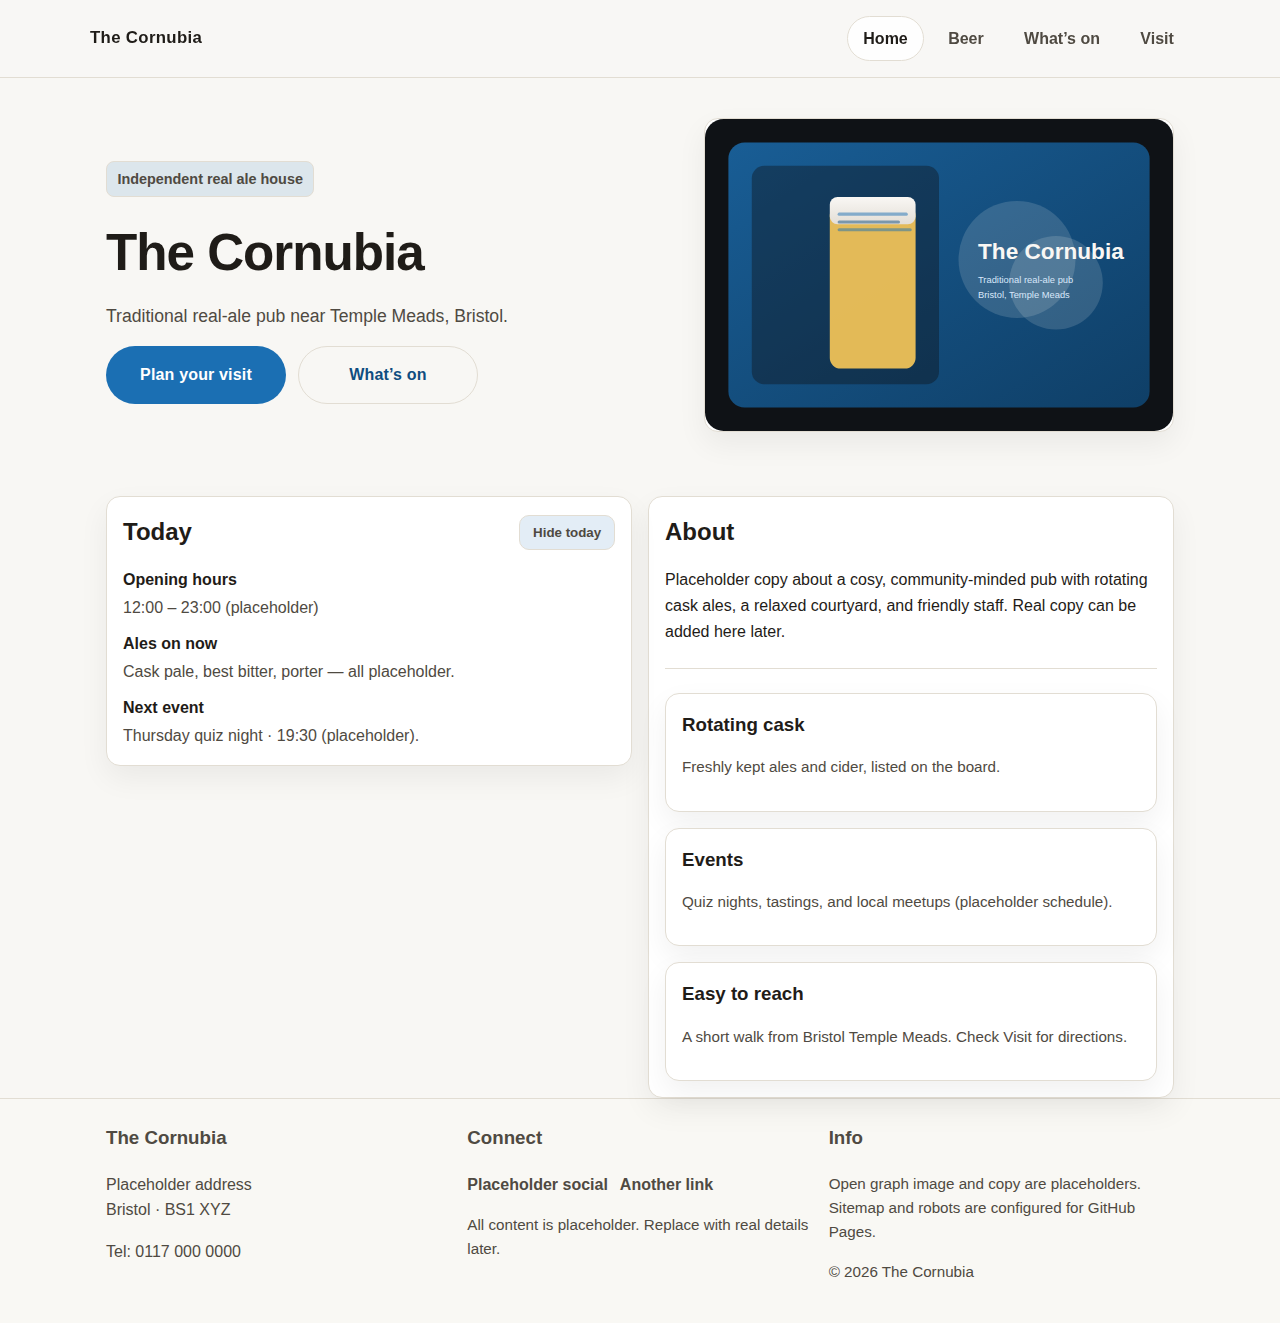
<file: index.html>
<!doctype html>
<html lang="en">
<head>
  <meta charset="UTF-8">
  <meta name="viewport" content="width=device-width, initial-scale=1.0">
  <title>The Cornubia | Home</title>
  <meta name="description" content="Placeholder site for The Cornubia pub in Bristol: opening info, cask ale highlights, and how to visit."/>
  <link rel="icon" href="assets/icons/favicon.svg" type="image/svg+xml">
  <link rel="stylesheet" href="assets/css/styles.css">
  <meta property="og:title" content="The Cornubia"/>
  <meta property="og:description" content="Traditional real-ale pub near Temple Meads, Bristol."/>
  <meta property="og:type" content="website"/>
  <meta property="og:url" content="https://example.com/"/>
  <meta property="og:image" content="https://example.com/assets/img/hero.svg"/>
  <link rel="canonical" href="https://example.com/"/>
</head>
<body data-page="home">
  <a class="skip-link" href="#main">Skip to content</a>
  <header class="site-header">
    <div class="wrapper navbar">
      <a class="brand" href="index.html">The Cornubia</a>
      <nav class="nav" aria-label="Primary">
        <a data-page="home" href="index.html">Home</a>
        <a data-page="beer" href="beer.html">Beer</a>
        <a data-page="events" href="whats-on.html">What’s on</a>
        <a data-page="visit" href="visit.html">Visit</a>
      </nav>
    </div>
  </header>

  <main id="main" class="wrapper">
    <section class="hero">
      <div>
        <p class="badge">Independent real ale house</p>
        <h1>The Cornubia</h1>
        <p class="lead">Traditional real-ale pub near Temple Meads, Bristol.</p>
        <div class="hero-actions">
          <a class="button" href="visit.html">Plan your visit</a>
          <a class="button secondary" href="whats-on.html">What’s on</a>
        </div>
      </div>
      <img class="hero-img" src="assets/img/hero.svg" alt="Illustration of a pint glass" loading="lazy">
    </section>

    <section class="today section">
      <div class="today-panel">
        <div class="today-header">
          <h2>Today</h2>
          <button class="toggle-today" type="button" data-toggle-today aria-expanded="false">Show today</button>
        </div>
        <ul class="today-list" data-today-panel>
          <li><strong>Opening hours</strong><span>12:00 – 23:00 (placeholder)</span></li>
          <li><strong>Ales on now</strong><span>Cask pale, best bitter, porter — all placeholder.</span></li>
          <li><strong>Next event</strong><span>Thursday quiz night · 19:30 (placeholder).</span></li>
        </ul>
      </div>
      <div class="list-box">
        <h2>About</h2>
        <p>Placeholder copy about a cosy, community-minded pub with rotating cask ales, a relaxed courtyard, and friendly staff. Real copy can be added here later.</p>
        <hr>
        <div class="card-grid">
          <div class="card">
            <h3>Rotating cask</h3>
            <p class="meta-text">Freshly kept ales and cider, listed on the board.</p>
          </div>
          <div class="card">
            <h3>Events</h3>
            <p class="meta-text">Quiz nights, tastings, and local meetups (placeholder schedule).</p>
          </div>
          <div class="card">
            <h3>Easy to reach</h3>
            <p class="meta-text">A short walk from Bristol Temple Meads. Check Visit for directions.</p>
          </div>
        </div>
      </div>
    </section>
  </main>

  <footer class="footer">
    <div class="wrapper footer-content">
      <div>
        <h3>The Cornubia</h3>
        <p>Placeholder address<br>Bristol · BS1 XYZ</p>
        <p>Tel: 0117 000 0000</p>
      </div>
      <div>
        <h3>Connect</h3>
        <div class="social-links">
          <a href="#">Placeholder social</a>
          <a href="#">Another link</a>
        </div>
        <p class="meta-text">All content is placeholder. Replace with real details later.</p>
      </div>
      <div>
        <h3>Info</h3>
        <p class="meta-text">Open graph image and copy are placeholders. Sitemap and robots are configured for GitHub Pages.</p>
        <p class="meta-text">© <span data-year></span> The Cornubia</p>
      </div>
    </div>
  </footer>
  <script src="assets/js/main.js" defer></script>
</body>
</html>
</file>
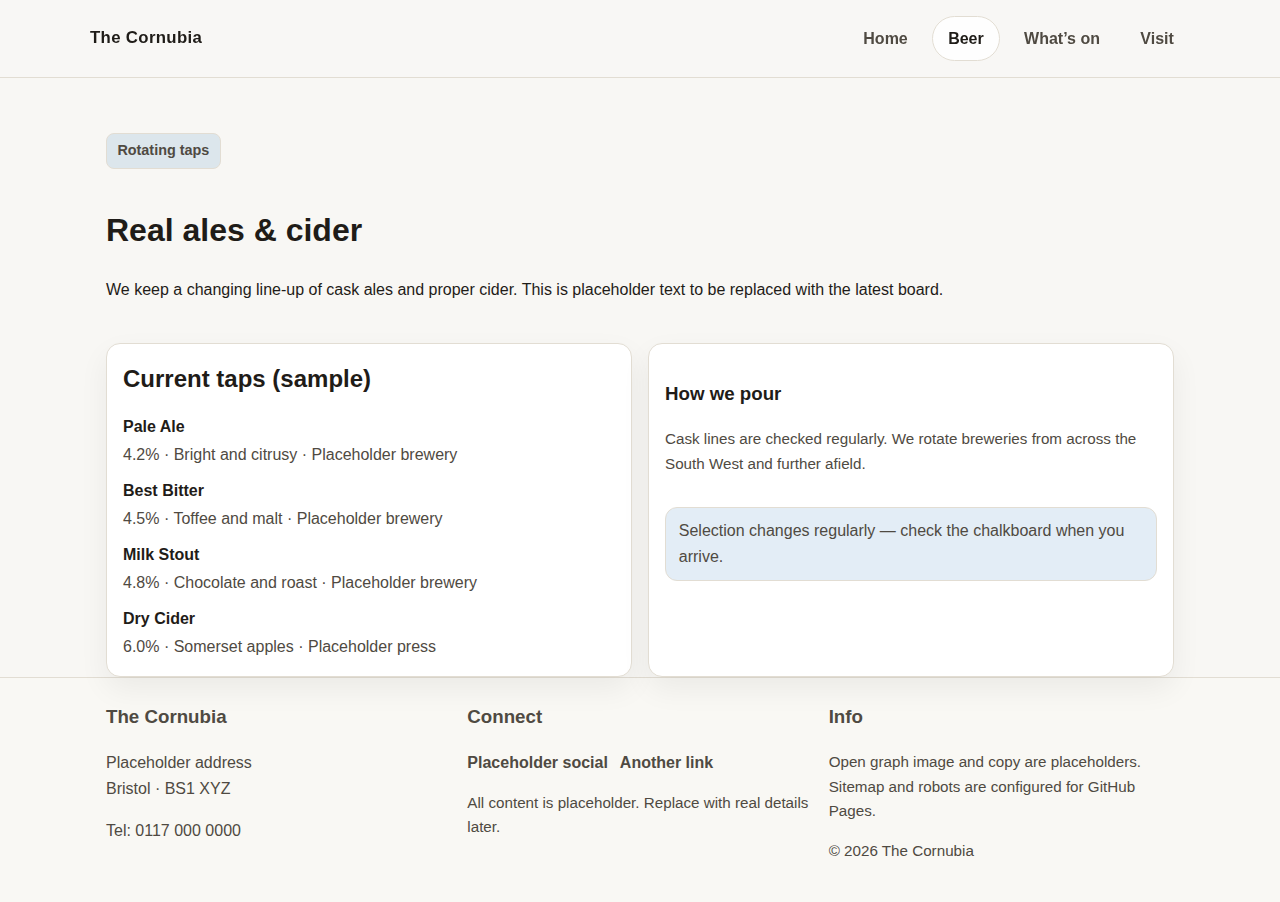
<file: beer.html>
<!doctype html>
<html lang="en">
<head>
  <meta charset="UTF-8">
  <meta name="viewport" content="width=device-width, initial-scale=1.0">
  <title>The Cornubia | Beer</title>
  <meta name="description" content="Placeholder overview of rotating real ales and cider at The Cornubia, Bristol."/>
  <link rel="icon" href="assets/icons/favicon.svg" type="image/svg+xml">
  <link rel="stylesheet" href="assets/css/styles.css">
  <meta property="og:title" content="Beer at The Cornubia"/>
  <meta property="og:description" content="Rotating real ales and cider near Bristol Temple Meads."/>
  <meta property="og:type" content="website"/>
  <meta property="og:url" content="https://example.com/beer.html"/>
  <meta property="og:image" content="https://example.com/assets/img/hero.svg"/>
  <link rel="canonical" href="https://example.com/beer.html"/>
</head>
<body data-page="beer">
  <a class="skip-link" href="#main">Skip to content</a>
  <header class="site-header">
    <div class="wrapper navbar">
      <a class="brand" href="index.html">The Cornubia</a>
      <nav class="nav" aria-label="Primary">
        <a data-page="home" href="index.html">Home</a>
        <a data-page="beer" href="beer.html">Beer</a>
        <a data-page="events" href="whats-on.html">What’s on</a>
        <a data-page="visit" href="visit.html">Visit</a>
      </nav>
    </div>
  </header>

  <main id="main" class="wrapper">
    <section class="section">
      <p class="badge">Rotating taps</p>
      <h1>Real ales & cider</h1>
      <p class="lead">We keep a changing line-up of cask ales and proper cider. This is placeholder text to be replaced with the latest board.</p>
    </section>

    <section class="section card-grid" aria-labelledby="current-taps">
      <div class="card">
        <h2 id="current-taps">Current taps (sample)</h2>
        <ul class="today-list" style="margin:0;">
          <li><strong>Pale Ale</strong><span>4.2% · Bright and citrusy · Placeholder brewery</span></li>
          <li><strong>Best Bitter</strong><span>4.5% · Toffee and malt · Placeholder brewery</span></li>
          <li><strong>Milk Stout</strong><span>4.8% · Chocolate and roast · Placeholder brewery</span></li>
          <li><strong>Dry Cider</strong><span>6.0% · Somerset apples · Placeholder press</span></li>
        </ul>
      </div>
      <div class="list-box">
        <h3>How we pour</h3>
        <p class="meta-text">Cask lines are checked regularly. We rotate breweries from across the South West and further afield.</p>
        <p class="note">Selection changes regularly — check the chalkboard when you arrive.</p>
      </div>
    </section>
  </main>

  <footer class="footer">
    <div class="wrapper footer-content">
      <div>
        <h3>The Cornubia</h3>
        <p>Placeholder address<br>Bristol · BS1 XYZ</p>
        <p>Tel: 0117 000 0000</p>
      </div>
      <div>
        <h3>Connect</h3>
        <div class="social-links">
          <a href="#">Placeholder social</a>
          <a href="#">Another link</a>
        </div>
        <p class="meta-text">All content is placeholder. Replace with real details later.</p>
      </div>
      <div>
        <h3>Info</h3>
        <p class="meta-text">Open graph image and copy are placeholders. Sitemap and robots are configured for GitHub Pages.</p>
        <p class="meta-text">© <span data-year></span> The Cornubia</p>
      </div>
    </div>
  </footer>
  <script src="assets/js/main.js" defer></script>
</body>
</html>
</file>
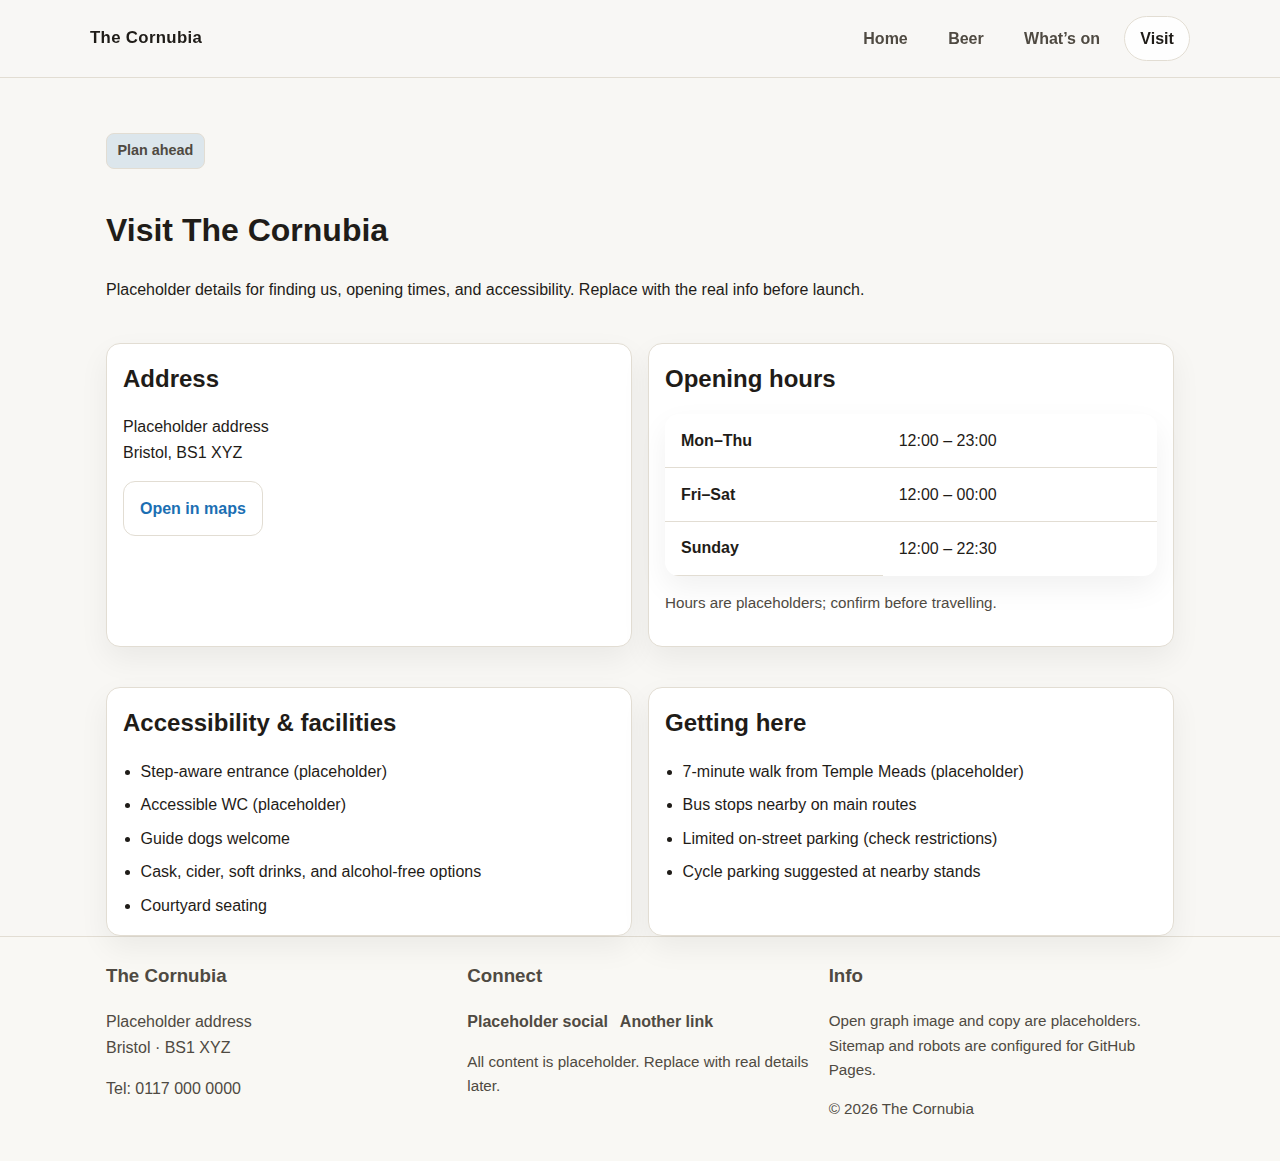
<file: visit.html>
<!doctype html>
<html lang="en">
<head>
  <meta charset="UTF-8">
  <meta name="viewport" content="width=device-width, initial-scale=1.0">
  <title>The Cornubia | Visit</title>
  <meta name="description" content="Plan your visit to The Cornubia pub in Bristol. Placeholder directions, hours, and access info."/>
  <link rel="icon" href="assets/icons/favicon.svg" type="image/svg+xml">
  <link rel="stylesheet" href="assets/css/styles.css">
  <meta property="og:title" content="Visit The Cornubia"/>
  <meta property="og:description" content="Placeholder guide for finding the pub, opening hours, and facilities."/>
  <meta property="og:type" content="website"/>
  <meta property="og:url" content="https://example.com/visit.html"/>
  <meta property="og:image" content="https://example.com/assets/img/hero.svg"/>
  <link rel="canonical" href="https://example.com/visit.html"/>
</head>
<body data-page="visit">
  <a class="skip-link" href="#main">Skip to content</a>
  <header class="site-header">
    <div class="wrapper navbar">
      <a class="brand" href="index.html">The Cornubia</a>
      <nav class="nav" aria-label="Primary">
        <a data-page="home" href="index.html">Home</a>
        <a data-page="beer" href="beer.html">Beer</a>
        <a data-page="events" href="whats-on.html">What’s on</a>
        <a data-page="visit" href="visit.html">Visit</a>
      </nav>
    </div>
  </header>

  <main id="main" class="wrapper">
    <section class="section">
      <p class="badge">Plan ahead</p>
      <h1>Visit The Cornubia</h1>
      <p class="lead">Placeholder details for finding us, opening times, and accessibility. Replace with the real info before launch.</p>
    </section>

    <section class="section card-grid">
      <div class="card">
        <h2>Address</h2>
        <p>Placeholder address<br>Bristol, BS1 XYZ</p>
        <a class="map-link" href="https://maps.google.com" target="_blank" rel="noreferrer">Open in maps</a>
      </div>
      <div class="card">
        <h2>Opening hours</h2>
        <table class="table" aria-label="Opening hours">
          <tbody>
            <tr><th scope="row">Mon–Thu</th><td>12:00 – 23:00</td></tr>
            <tr><th scope="row">Fri–Sat</th><td>12:00 – 00:00</td></tr>
            <tr><th scope="row">Sunday</th><td>12:00 – 22:30</td></tr>
          </tbody>
        </table>
        <p class="meta-text">Hours are placeholders; confirm before travelling.</p>
      </div>
    </section>

    <section class="section card-grid">
      <div class="list-box">
        <h2>Accessibility & facilities</h2>
        <ul class="facilities">
          <li>Step-aware entrance (placeholder)</li>
          <li>Accessible WC (placeholder)</li>
          <li>Guide dogs welcome</li>
          <li>Cask, cider, soft drinks, and alcohol-free options</li>
          <li>Courtyard seating</li>
        </ul>
      </div>
      <div class="list-box">
        <h2>Getting here</h2>
        <ul class="facilities">
          <li>7-minute walk from Temple Meads (placeholder)</li>
          <li>Bus stops nearby on main routes</li>
          <li>Limited on-street parking (check restrictions)</li>
          <li>Cycle parking suggested at nearby stands</li>
        </ul>
      </div>
    </section>
  </main>

  <footer class="footer">
    <div class="wrapper footer-content">
      <div>
        <h3>The Cornubia</h3>
        <p>Placeholder address<br>Bristol · BS1 XYZ</p>
        <p>Tel: 0117 000 0000</p>
      </div>
      <div>
        <h3>Connect</h3>
        <div class="social-links">
          <a href="#">Placeholder social</a>
          <a href="#">Another link</a>
        </div>
        <p class="meta-text">All content is placeholder. Replace with real details later.</p>
      </div>
      <div>
        <h3>Info</h3>
        <p class="meta-text">Open graph image and copy are placeholders. Sitemap and robots are configured for GitHub Pages.</p>
        <p class="meta-text">© <span data-year></span> The Cornubia</p>
      </div>
    </div>
  </footer>
  <script src="assets/js/main.js" defer></script>
</body>
</html>
</file>
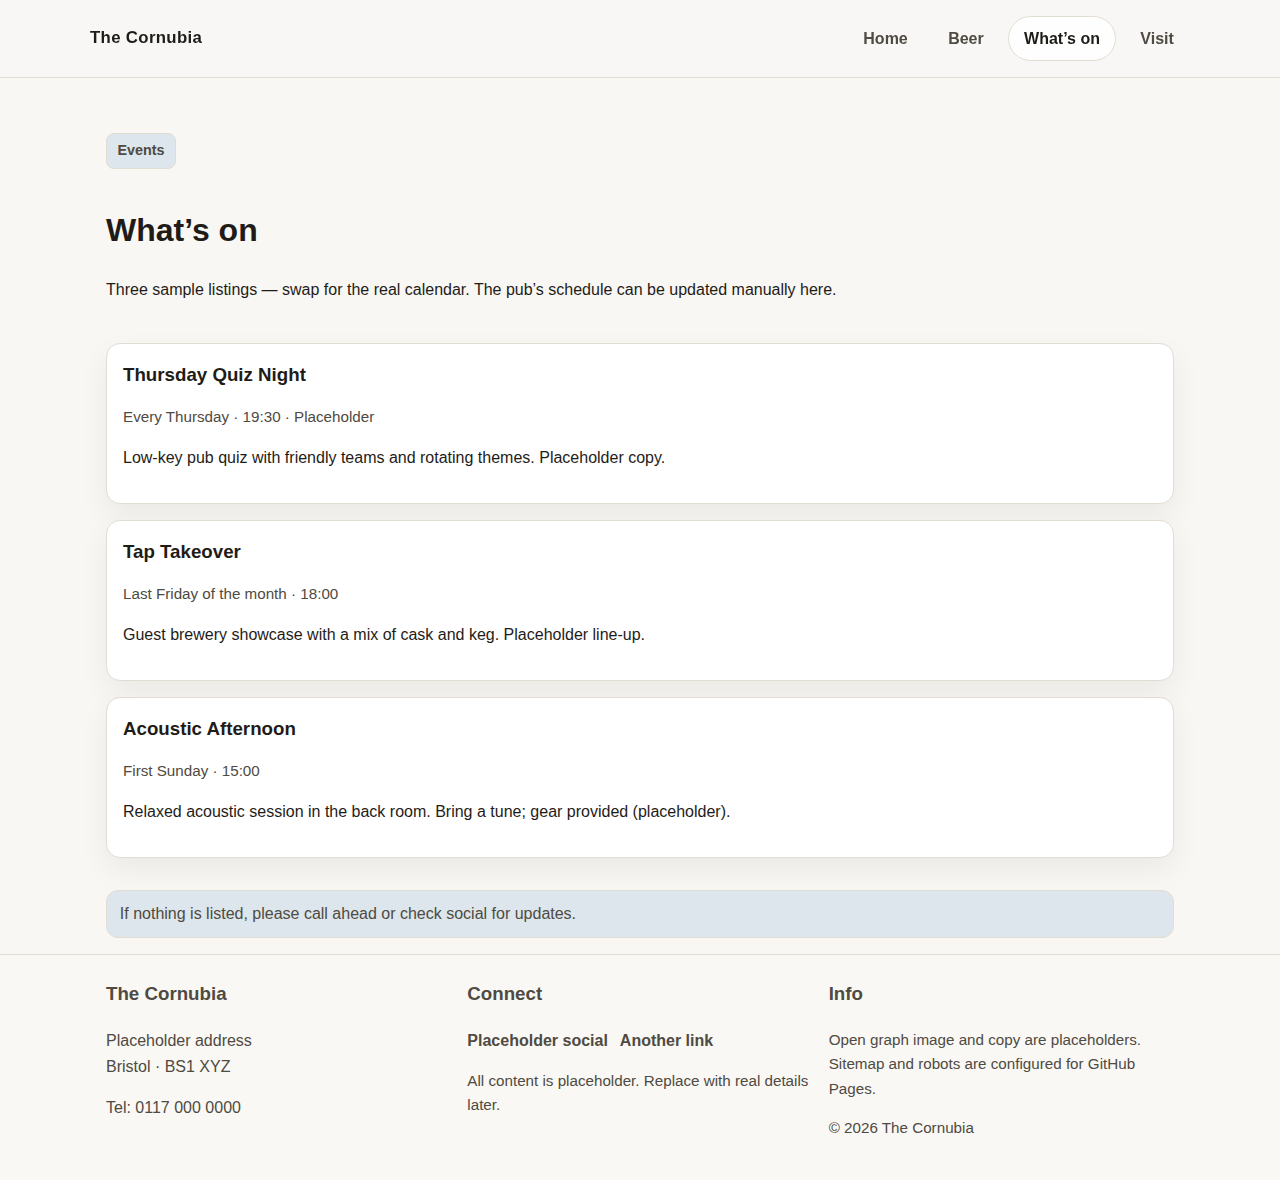
<file: whats-on.html>
<!doctype html>
<html lang="en">
<head>
  <meta charset="UTF-8">
  <meta name="viewport" content="width=device-width, initial-scale=1.0">
  <title>The Cornubia | What’s on</title>
  <meta name="description" content="Placeholder events listing for The Cornubia pub in Bristol."/>
  <link rel="icon" href="assets/icons/favicon.svg" type="image/svg+xml">
  <link rel="stylesheet" href="assets/css/styles.css">
  <meta property="og:title" content="Events at The Cornubia"/>
  <meta property="og:description" content="See what’s on at this Bristol pub — placeholder schedule."/>
  <meta property="og:type" content="website"/>
  <meta property="og:url" content="https://example.com/whats-on.html"/>
  <meta property="og:image" content="https://example.com/assets/img/hero.svg"/>
  <link rel="canonical" href="https://example.com/whats-on.html"/>
</head>
<body data-page="events">
  <a class="skip-link" href="#main">Skip to content</a>
  <header class="site-header">
    <div class="wrapper navbar">
      <a class="brand" href="index.html">The Cornubia</a>
      <nav class="nav" aria-label="Primary">
        <a data-page="home" href="index.html">Home</a>
        <a data-page="beer" href="beer.html">Beer</a>
        <a data-page="events" href="whats-on.html">What’s on</a>
        <a data-page="visit" href="visit.html">Visit</a>
      </nav>
    </div>
  </header>

  <main id="main" class="wrapper">
    <section class="section">
      <p class="badge">Events</p>
      <h1>What’s on</h1>
      <p class="lead">Three sample listings — swap for the real calendar. The pub’s schedule can be updated manually here.</p>
    </section>

    <section class="section events">
      <article class="event-card">
        <h3>Thursday Quiz Night</h3>
        <p class="meta-text">Every Thursday · 19:30 · Placeholder</p>
        <p>Low-key pub quiz with friendly teams and rotating themes. Placeholder copy.</p>
      </article>
      <article class="event-card">
        <h3>Tap Takeover</h3>
        <p class="meta-text">Last Friday of the month · 18:00</p>
        <p>Guest brewery showcase with a mix of cask and keg. Placeholder line-up.</p>
      </article>
      <article class="event-card">
        <h3>Acoustic Afternoon</h3>
        <p class="meta-text">First Sunday · 15:00</p>
        <p>Relaxed acoustic session in the back room. Bring a tune; gear provided (placeholder).</p>
      </article>
      <p class="note">If nothing is listed, please call ahead or check social for updates.</p>
    </section>
  </main>

  <footer class="footer">
    <div class="wrapper footer-content">
      <div>
        <h3>The Cornubia</h3>
        <p>Placeholder address<br>Bristol · BS1 XYZ</p>
        <p>Tel: 0117 000 0000</p>
      </div>
      <div>
        <h3>Connect</h3>
        <div class="social-links">
          <a href="#">Placeholder social</a>
          <a href="#">Another link</a>
        </div>
        <p class="meta-text">All content is placeholder. Replace with real details later.</p>
      </div>
      <div>
        <h3>Info</h3>
        <p class="meta-text">Open graph image and copy are placeholders. Sitemap and robots are configured for GitHub Pages.</p>
        <p class="meta-text">© <span data-year></span> The Cornubia</p>
      </div>
    </div>
  </footer>
  <script src="assets/js/main.js" defer></script>
</body>
</html>
</file>
<file: assets/css/styles.css>
:root {
  --font-sans: -apple-system, BlinkMacSystemFont, "Segoe UI", "Helvetica Neue", Arial, sans-serif;
  --bg: #f8f7f4;
  --text: #1f1c18;
  --muted: #4f4a42;
  --accent: #1b6fb3;
  --accent-strong: #0f4d80;
  --border: #e2ddd3;
  --card: #ffffff;
  --shadow: 0 12px 30px rgba(0, 0, 0, 0.06);
  --space-1: 0.5rem;
  --space-2: 1rem;
  --space-3: 1.5rem;
  --space-4: 2.5rem;
  --radius: 14px;
  --max-width: 1100px;
  color-scheme: light;
}

@media (prefers-color-scheme: dark) {
  :root {
    --bg: #0f1216;
    --text: #f6f7fb;
    --muted: #c2c6ce;
    --accent: #6fb3ff;
    --accent-strong: #448bda;
    --border: #1f2731;
    --card: #161b22;
    --shadow: none;
    color-scheme: dark;
  }
}

* {
  box-sizing: border-box;
}

body {
  margin: 0;
  font-family: var(--font-sans);
  background: var(--bg);
  color: var(--text);
  line-height: 1.6;
}

a {
  color: var(--accent);
  text-decoration: none;
}

a:hover,
a:focus-visible {
  color: var(--accent-strong);
}

img {
  max-width: 100%;
  height: auto;
  display: block;
}

.skip-link {
  position: absolute;
  top: -100px;
  left: var(--space-2);
  padding: var(--space-1) var(--space-2);
  background: var(--accent);
  color: #fff;
  border-radius: var(--radius);
  text-decoration: none;
  transition: top 0.2s ease;
  z-index: 999;
}

.skip-link:focus-visible {
  top: var(--space-2);
}

.wrapper {
  max-width: var(--max-width);
  margin: 0 auto;
  padding: 0 var(--space-2);
}

.site-header {
  position: sticky;
  top: 0;
  z-index: 50;
  backdrop-filter: blur(12px);
  background: color-mix(in srgb, var(--bg) 85%, transparent);
  border-bottom: 1px solid var(--border);
}

.navbar {
  display: flex;
  justify-content: space-between;
  align-items: center;
  padding: var(--space-2) 0;
  gap: var(--space-2);
}

.brand {
  font-weight: 700;
  letter-spacing: 0.02em;
  font-size: 1.05rem;
  color: var(--text);
}

.nav {
  display: flex;
  gap: 0.5rem;
  align-items: center;
  flex-wrap: wrap;
}

.nav a {
  padding: 0.55rem 0.95rem;
  border-radius: 999px;
  color: var(--muted);
  font-weight: 600;
  border: 1px solid transparent;
}

.nav a:focus-visible {
  outline: 2px solid var(--accent);
  outline-offset: 2px;
}

body[data-page="home"] .nav a[data-page="home"],
body[data-page="beer"] .nav a[data-page="beer"],
body[data-page="events"] .nav a[data-page="events"],
body[data-page="visit"] .nav a[data-page="visit"] {
  color: var(--text);
  border-color: var(--border);
  background: color-mix(in srgb, var(--card) 90%, transparent);
}

main {
  padding: var(--space-3) 0 var(--space-4);
}

.hero {
  padding: var(--space-4) 0 var(--space-3);
  display: grid;
  gap: var(--space-3);
  align-items: center;
}

.hero h1 {
  font-size: clamp(2.4rem, 4vw, 3.2rem);
  margin: 0;
  letter-spacing: -0.02em;
}

.hero p.lead {
  margin: var(--space-1) 0 0;
  font-size: 1.1rem;
  color: var(--muted);
}

.hero-actions {
  display: flex;
  flex-wrap: wrap;
  gap: 0.75rem;
  margin-top: var(--space-2);
}

.button {
  display: inline-flex;
  align-items: center;
  justify-content: center;
  padding: 0.95rem 1.2rem;
  border-radius: 999px;
  border: 1px solid transparent;
  font-weight: 700;
  letter-spacing: 0.01em;
  cursor: pointer;
  background: var(--accent);
  color: #fff;
  min-width: 180px;
  transition: transform 0.1s ease, background 0.2s ease, box-shadow 0.2s ease;
}

.button.secondary {
  background: transparent;
  color: var(--accent-strong);
  border-color: var(--border);
}

.button:hover,
.button:focus-visible {
  transform: translateY(-1px);
  box-shadow: var(--shadow);
}

.section {
  margin-top: var(--space-4);
}

.section h2 {
  margin: 0 0 var(--space-2);
  font-size: 1.5rem;
}

.card-grid {
  display: grid;
  gap: var(--space-2);
  grid-template-columns: repeat(auto-fit, minmax(240px, 1fr));
}

.card {
  background: var(--card);
  border: 1px solid var(--border);
  border-radius: var(--radius);
  padding: var(--space-2);
  box-shadow: var(--shadow);
}

.card h3 {
  margin-top: 0;
  margin-bottom: 0.4rem;
}

.meta-text {
  color: var(--muted);
  font-size: 0.95rem;
}

.today {
  display: grid;
  gap: var(--space-2);
  align-items: start;
}

.today-panel {
  background: var(--card);
  border: 1px solid var(--border);
  border-radius: var(--radius);
  padding: var(--space-2);
  box-shadow: var(--shadow);
  position: relative;
}

.today-header {
  display: flex;
  justify-content: space-between;
  align-items: center;
  gap: var(--space-1);
}

.today-header h2 {
  margin: 0;
}

.toggle-today {
  display: inline-flex;
  align-items: center;
  gap: 0.35rem;
  padding: 0.55rem 0.8rem;
  background: color-mix(in srgb, var(--accent) 12%, transparent);
  border: 1px solid var(--border);
  border-radius: 10px;
  color: var(--muted);
  font-weight: 600;
  cursor: pointer;
}

.today-list {
  margin: var(--space-2) 0 0;
  padding: 0;
  list-style: none;
  display: grid;
  gap: 0.65rem;
}

.today-list span {
  color: var(--muted);
  display: block;
  margin-top: 0.15rem;
}

[data-today-panel] {
  max-height: none;
  overflow: visible;
}

@media (max-width: 720px) {
  [data-today-panel] {
    max-height: 0;
    overflow: hidden;
    transition: max-height 0.25s ease;
  }

  [data-today-panel].is-open {
    max-height: 500px;
  }

  .today-panel {
    padding-bottom: var(--space-1);
  }
}

.about {
  display: grid;
  gap: var(--space-2);
  grid-template-columns: repeat(auto-fit, minmax(260px, 1fr));
  align-items: center;
}

.about p {
  margin: 0;
  color: var(--muted);
}

.list-box {
  background: var(--card);
  border: 1px solid var(--border);
  border-radius: var(--radius);
  padding: var(--space-2);
  box-shadow: var(--shadow);
}

.list-box ul {
  margin: 0;
  padding-left: 1.1rem;
  display: grid;
  gap: 0.5rem;
}

.table {
  width: 100%;
  border-collapse: collapse;
  background: var(--card);
  border-radius: var(--radius);
  overflow: hidden;
  box-shadow: var(--shadow);
}

.table th,
.table td {
  padding: 0.85rem 1rem;
  border-bottom: 1px solid var(--border);
  text-align: left;
}

.table tr:last-child td {
  border-bottom: none;
}

.note {
  display: inline-flex;
  align-items: center;
  gap: 0.4rem;
  background: color-mix(in srgb, var(--accent) 12%, transparent);
  color: var(--muted);
  padding: 0.65rem 0.8rem;
  border-radius: 12px;
  border: 1px solid var(--border);
}

.footer {
  border-top: 1px solid var(--border);
  background: color-mix(in srgb, var(--bg) 90%, transparent);
  padding: var(--space-3) 0;
  color: var(--muted);
}

.footer-content {
  display: grid;
  gap: var(--space-2);
  grid-template-columns: repeat(auto-fit, minmax(240px, 1fr));
  align-items: start;
}

.footer h3 {
  margin-top: 0;
}

.social-links {
  display: flex;
  gap: 0.75rem;
}

.social-links a {
  color: var(--muted);
  font-weight: 600;
}

.badge {
  display: inline-flex;
  align-items: center;
  padding: 0.35rem 0.65rem;
  border-radius: 8px;
  background: color-mix(in srgb, var(--accent) 12%, transparent);
  border: 1px solid var(--border);
  color: var(--muted);
  font-weight: 600;
  font-size: 0.9rem;
}

.hero-img {
  width: 100%;
  max-width: 520px;
  justify-self: center;
  border-radius: var(--radius);
  border: 1px solid var(--border);
  background: var(--card);
  box-shadow: var(--shadow);
}

.map-link {
  display: inline-flex;
  align-items: center;
  gap: 0.5rem;
  padding: 0.85rem 1rem;
  border-radius: 12px;
  border: 1px solid var(--border);
  background: var(--card);
  font-weight: 700;
}

.facilities {
  display: grid;
  gap: 0.5rem;
  padding-left: 1.1rem;
}

.events {
  display: grid;
  gap: var(--space-2);
}

.event-card {
  background: var(--card);
  border: 1px solid var(--border);
  border-radius: var(--radius);
  padding: var(--space-2);
  box-shadow: var(--shadow);
}

.event-card h3 {
  margin-top: 0;
  margin-bottom: 0.4rem;
}

.event-card .meta-text {
  margin-bottom: 0.6rem;
}

.center {
  text-align: center;
}

@media (min-width: 880px) {
  .hero {
    grid-template-columns: 1.1fr 0.9fr;
  }

  .today {
    grid-template-columns: 1fr 1fr;
  }
}

@media (max-width: 520px) {
  .navbar {
    flex-direction: column;
    align-items: flex-start;
  }
  .nav {
    width: 100%;
  }
  .nav a {
    flex: 1;
    justify-content: center;
    text-align: center;
  }
  .button {
    width: 100%;
  }
}

:focus-visible {
  outline: 2px solid var(--accent);
  outline-offset: 2px;
}

hr {
  border: 0;
  border-top: 1px solid var(--border);
  margin: var(--space-3) 0;
}
</file>
